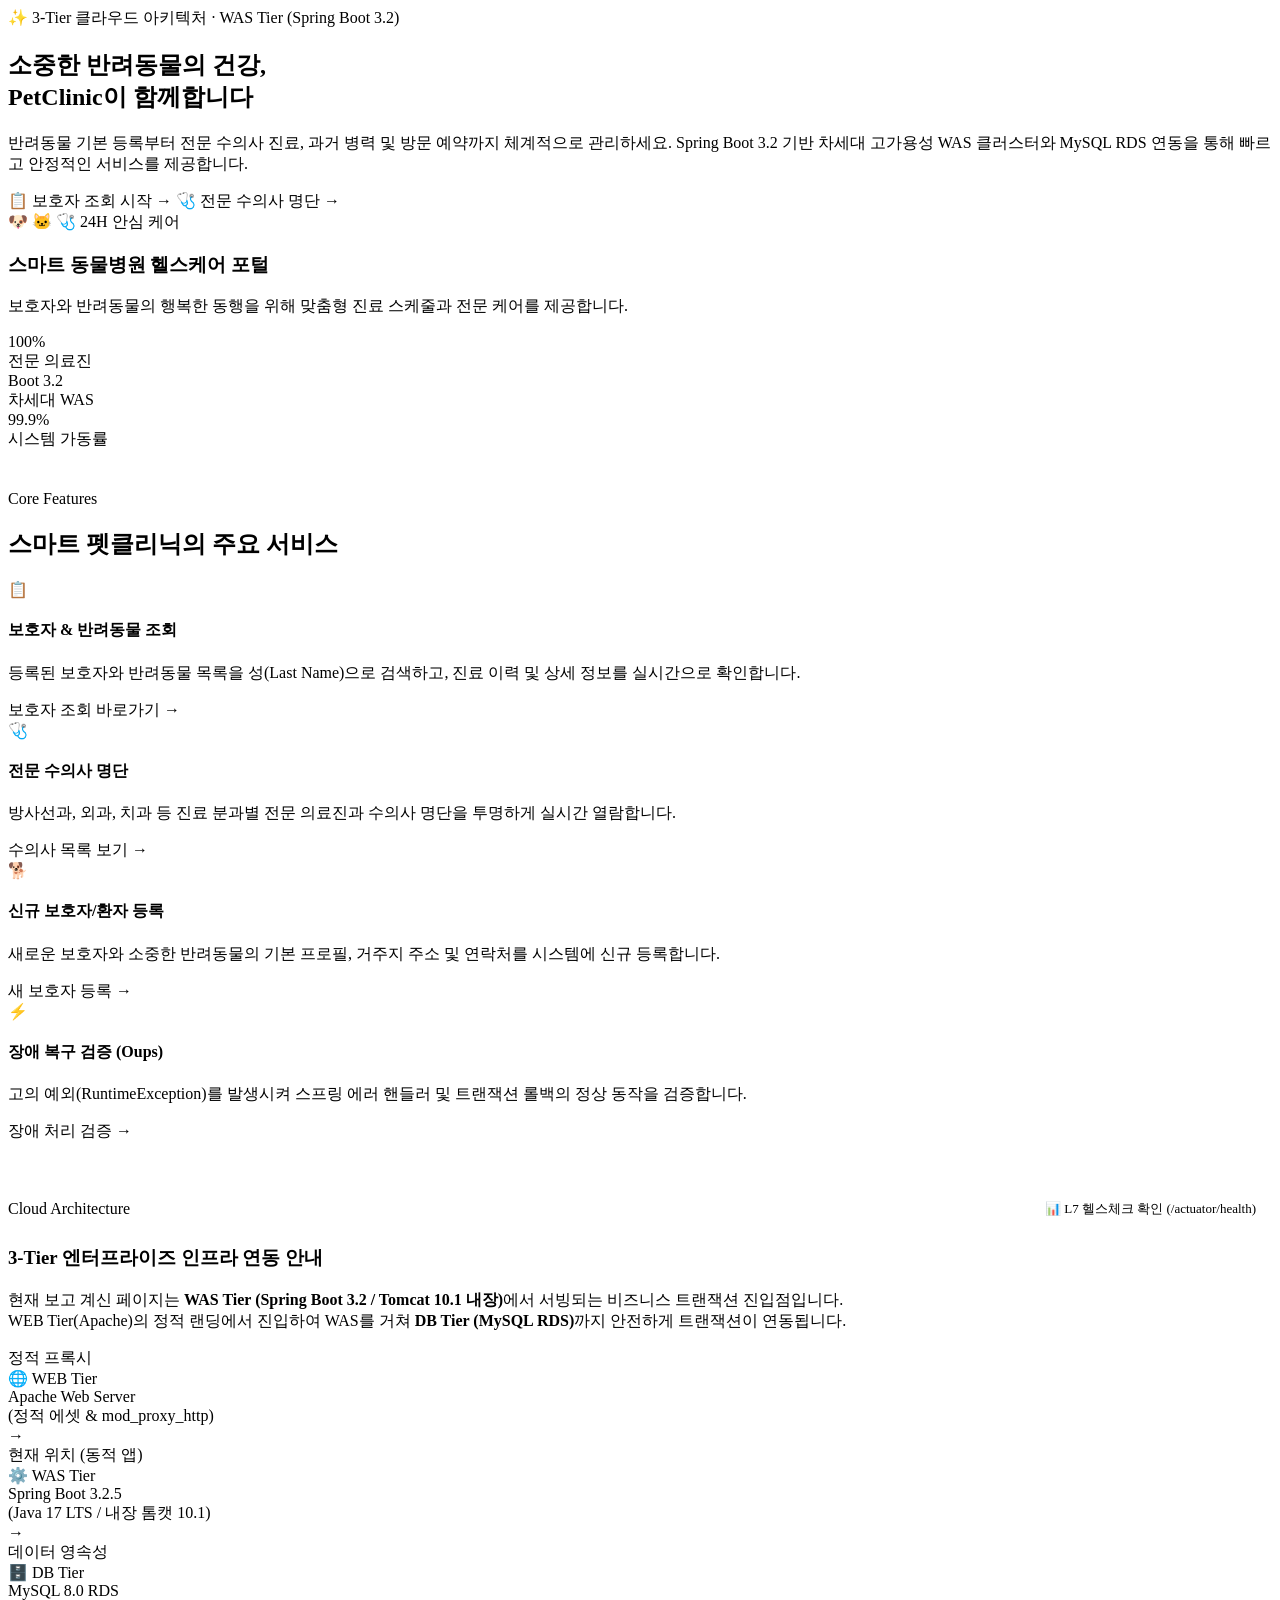
<file: src/main/resources/templates/welcome.html>
<!DOCTYPE html>

<html xmlns:th="https://www.thymeleaf.org" th:replace="~{fragments/layout :: layout (~{::body},'home')}">

  <body>

    <!-- Hero Section -->
    <section class="hero">
      <div class="hero-left">
        <div class="hero-badge">
          <span>✨ 3-Tier 클라우드 아키텍처 · WAS Tier (Spring Boot 3.2)</span>
        </div>
        <h1 class="hero-title">
          소중한 반려동물의 건강,<br>
          <span>PetClinic</span>이 함께합니다
        </h1>
        <p class="hero-description">
          반려동물 기본 등록부터 전문 수의사 진료, 과거 병력 및 방문 예약까지 체계적으로 관리하세요.
          Spring Boot 3.2 기반 차세대 고가용성 WAS 클러스터와 MySQL RDS 연동을 통해 빠르고 안정적인 서비스를 제공합니다.
        </p>
        <div class="hero-buttons">
          <a class="btn-primary" th:href="@{/owners/find}">
            <span>📋 보호자 조회 시작</span>
            <span>&rarr;</span>
          </a>
          <a class="btn-secondary" th:href="@{/vets.html}">
            <span>🩺 전문 수의사 명단</span>
            <span>&rarr;</span>
          </a>
        </div>
      </div>

      <div class="hero-visual">
        <div class="visual-card">
          <div class="card-header-art">
            <span>🐶 🐱 🩺</span>
            <span class="hospital-tag">24H 안심 케어</span>
          </div>
          <h3>스마트 동물병원 헬스케어 포털</h3>
          <p>보호자와 반려동물의 행복한 동행을 위해 맞춤형 진료 스케줄과 전문 케어를 제공합니다.</p>
          
          <div class="stat-grid">
            <div class="stat-item">
              <div class="stat-number">100%</div>
              <div class="stat-label">전문 의료진</div>
            </div>
            <div class="stat-item">
              <div class="stat-number">Boot 3.2</div>
              <div class="stat-label">차세대 WAS</div>
            </div>
            <div class="stat-item">
              <div class="stat-number">99.9%</div>
              <div class="stat-label">시스템 가동률</div>
            </div>
          </div>
        </div>
      </div>
    </section>

    <!-- Features Section -->
    <section class="features-section" style="margin-top: 40px;">
      <div class="section-title-wrap">
        <span class="section-badge">Core Features</span>
        <h2 class="section-title">스마트 펫클리닉의 주요 서비스</h2>
      </div>

      <div class="features-grid">
        <!-- 1. 보호자 조회 -->
        <div class="feature-card">
          <div>
            <div class="feature-icon icon-blue">📋</div>
            <h4>보호자 &amp; 반려동물 조회</h4>
            <p>등록된 보호자와 반려동물 목록을 성(Last Name)으로 검색하고, 진료 이력 및 상세 정보를 실시간으로 확인합니다.</p>
          </div>
          <a th:href="@{/owners/find}" class="feature-link">
            <span>보호자 조회 바로가기</span>
            <span>&rarr;</span>
          </a>
        </div>

        <!-- 2. 수의사 명단 -->
        <div class="feature-card">
          <div>
            <div class="feature-icon icon-green">🩺</div>
            <h4>전문 수의사 명단</h4>
            <p>방사선과, 외과, 치과 등 진료 분과별 전문 의료진과 수의사 명단을 투명하게 실시간 열람합니다.</p>
          </div>
          <a th:href="@{/vets.html}" class="feature-link">
            <span>수의사 목록 보기</span>
            <span>&rarr;</span>
          </a>
        </div>

        <!-- 3. 신규 등록 -->
        <div class="feature-card">
          <div>
            <div class="feature-icon icon-amber">🐕</div>
            <h4>신규 보호자/환자 등록</h4>
            <p>새로운 보호자와 소중한 반려동물의 기본 프로필, 거주지 주소 및 연락처를 시스템에 신규 등록합니다.</p>
          </div>
          <a th:href="@{/owners/find}" class="feature-link">
            <span>새 보호자 등록</span>
            <span>&rarr;</span>
          </a>
        </div>

        <!-- 4. 장애 복구 테스트 -->
        <div class="feature-card">
          <div>
            <div class="feature-icon icon-rose">⚡</div>
            <h4>장애 복구 검증 (Oups)</h4>
            <p>고의 예외(RuntimeException)를 발생시켜 스프링 에러 핸들러 및 트랜잭션 롤백의 정상 동작을 검증합니다.</p>
          </div>
          <a th:href="@{/oups}" class="feature-link">
            <span>장애 처리 검증</span>
            <span>&rarr;</span>
          </a>
        </div>
      </div>
    </section>

    <!-- 3-Tier Architecture Flow Banner -->
    <section class="arch-banner" id="architecture" style="margin-top: 50px;">
      <div class="arch-content">
        <div style="display: flex; justify-content: space-between; align-items: center; flex-wrap: wrap; gap: 12px; margin-bottom: 12px;">
          <span class="arch-tag">Cloud Architecture</span>
          <a th:href="@{/actuator/health}" class="btn-secondary" style="font-size: 13px; padding: 8px 16px;">
            <span>📊 L7 헬스체크 확인 (/actuator/health)</span>
          </a>
        </div>
        <h3 class="arch-title">3-Tier 엔터프라이즈 인프라 연동 안내</h3>
        <p class="arch-desc">
          현재 보고 계신 페이지는 <strong>WAS Tier (Spring Boot 3.2 / Tomcat 10.1 내장)</strong>에서 서빙되는 비즈니스 트랜잭션 진입점입니다.<br>
          WEB Tier(Apache)의 정적 랜딩에서 진입하여 WAS를 거쳐 <strong>DB Tier (MySQL RDS)</strong>까지 안전하게 트랜잭션이 연동됩니다.
        </p>

        <div class="tier-flow">
          <div class="tier-box">
            <span class="tier-badge">정적 프록시</span>
            <div class="tier-name">🌐 WEB Tier</div>
            <div class="tier-role">Apache Web Server<br>(정적 에셋 &amp; mod_proxy_http)</div>
          </div>

          <div class="tier-arrow">&rarr;</div>

          <div class="tier-box active">
            <span class="tier-badge">현재 위치 (동적 앱)</span>
            <div class="tier-name">⚙️ WAS Tier</div>
            <div class="tier-role">Spring Boot 3.2.5<br>(Java 17 LTS / 내장 톰캣 10.1)</div>
          </div>

          <div class="tier-arrow">&rarr;</div>

          <div class="tier-box">
            <span class="tier-badge">데이터 영속성</span>
            <div class="tier-name">🗄️ DB Tier</div>
            <div class="tier-role">MySQL 8.0 RDS<br>(스키마 및 비즈니스 데이터)</div>
          </div>
        </div>
      </div>
    </section>

  </body>

</html>
</file>
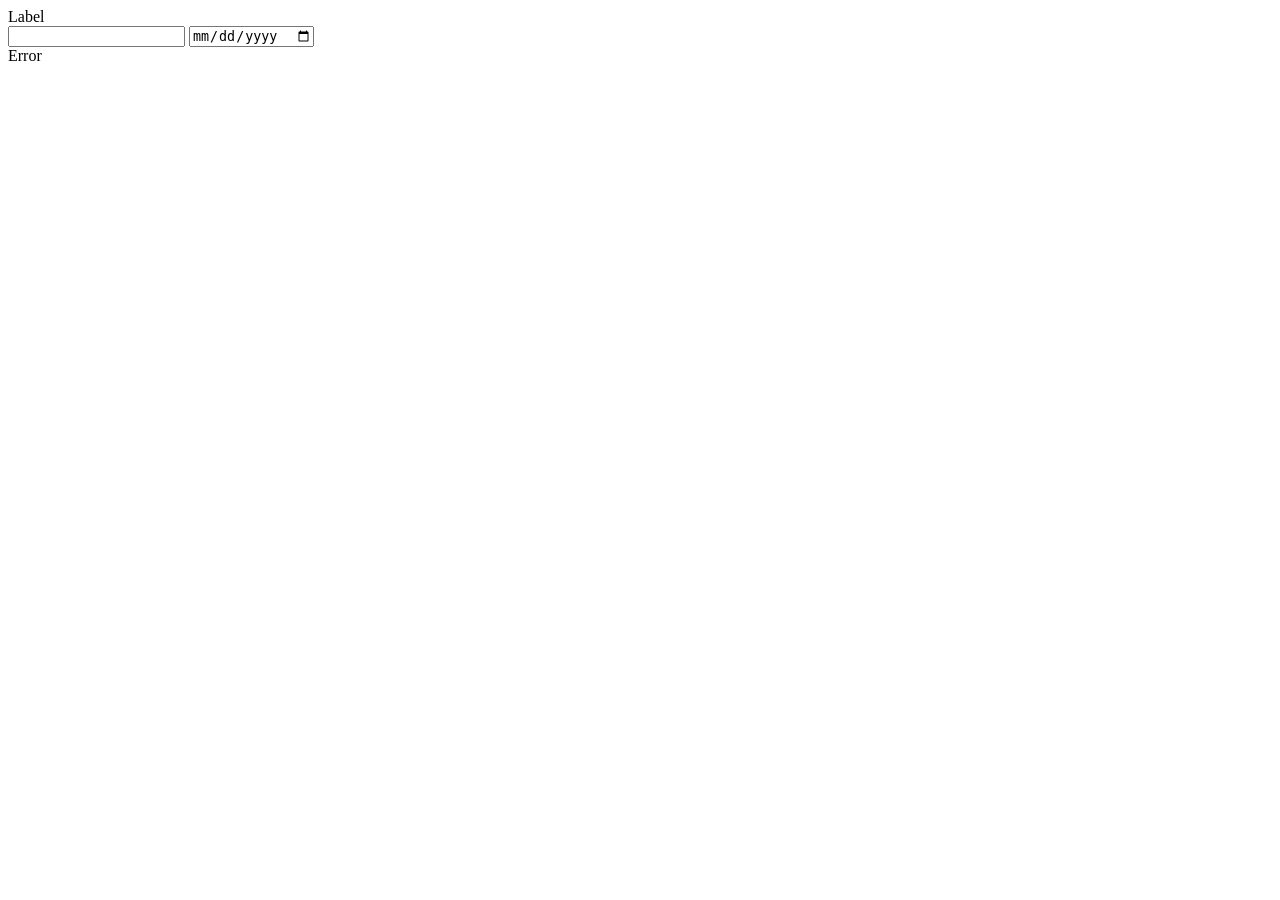
<file: src/main/resources/templates/fragments/inputField.html>
<html>
<body>
  <form>
    <th:block th:fragment="input (label, name, type)">
      <div th:with="valid=${!#fields.hasErrors(name)}"
        th:class="${'form-group' + (valid ? '' : ' has-error')}"
        class="form-group">
        <label class="col-sm-2 control-label" th:text="${label}">Label</label>
        <div class="col-sm-10">
            <div th:switch="${type}">
                <input th:case="'text'" class="form-control" type="text" th:field="*{__${name}__}" />
                <input th:case="'date'" class="form-control" type="date" th:field="*{__${name}__}"/>
            </div>
          <span th:if="${valid}"
            class="fa fa-ok form-control-feedback"
            aria-hidden="true"></span>
          <th:block th:if="${!valid}">
            <span
              class="fa fa-remove form-control-feedback"
              aria-hidden="true"></span>
            <span class="help-inline" th:errors="*{__${name}__}">Error</span>
          </th:block>
        </div>
      </div>
    </th:block>
  </form>
</body>
</html>
</file>
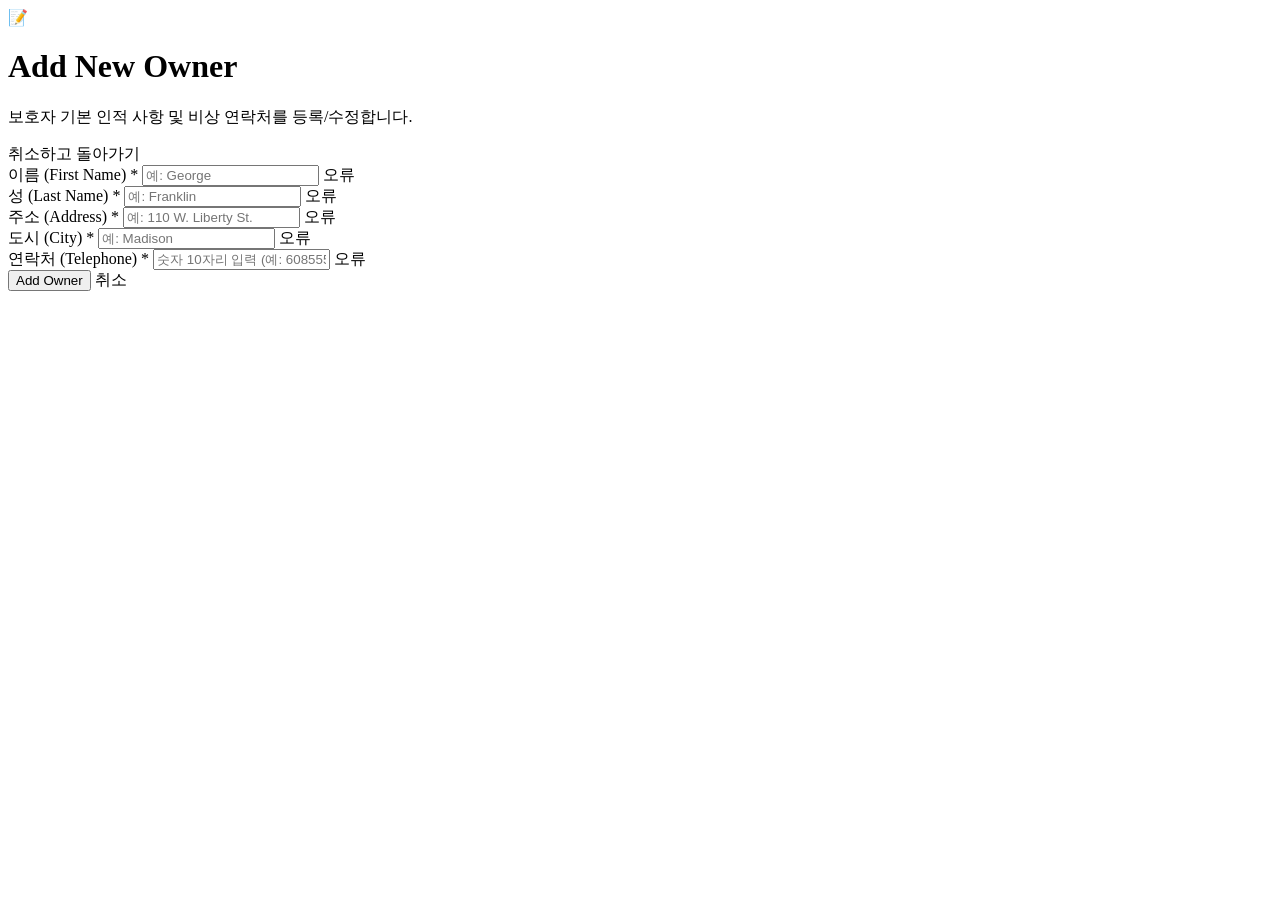
<file: src/main/resources/templates/owners/createOrUpdateOwnerForm.html>
<html xmlns:th="https://www.thymeleaf.org"
  th:replace="~{fragments/layout :: layout (~{::body},'owners')}">

<body>

  <div class="page-header">
    <div class="page-title-group">
      <div class="page-icon-badge">📝</div>
      <div>
        <h1 class="page-title" th:text="${owner['new']} ? 'Add New Owner' : 'Edit Owner'">Add New Owner</h1>
        <p class="page-subtitle">보호자 기본 인적 사항 및 비상 연락처를 등록/수정합니다.</p>
      </div>
    </div>
    <div class="page-header-actions">
      <a th:href="@{/owners/find}" class="btn-modern btn-outline-modern">
        <span class="fa fa-arrow-left"></span> 취소하고 돌아가기
      </a>
    </div>
  </div>

  <div class="glass-card form-card">
    <form th:object="${owner}" id="add-owner-form" method="post">
      
      <div class="form-grid">
        <div class="form-group-modern">
          <label class="form-label" for="firstName">이름 (First Name) <span class="req">*</span></label>
          <input class="modern-input" th:field="*{firstName}" id="firstName" placeholder="예: George" />
          <span class="error-text" th:if="${#fields.hasErrors('firstName')}" th:errors="*{firstName}">오류</span>
        </div>

        <div class="form-group-modern">
          <label class="form-label" for="lastName">성 (Last Name) <span class="req">*</span></label>
          <input class="modern-input" th:field="*{lastName}" id="lastName" placeholder="예: Franklin" />
          <span class="error-text" th:if="${#fields.hasErrors('lastName')}" th:errors="*{lastName}">오류</span>
        </div>

        <div class="form-group-modern form-full">
          <label class="form-label" for="address">주소 (Address) <span class="req">*</span></label>
          <input class="modern-input" th:field="*{address}" id="address" placeholder="예: 110 W. Liberty St." />
          <span class="error-text" th:if="${#fields.hasErrors('address')}" th:errors="*{address}">오류</span>
        </div>

        <div class="form-group-modern">
          <label class="form-label" for="city">도시 (City) <span class="req">*</span></label>
          <input class="modern-input" th:field="*{city}" id="city" placeholder="예: Madison" />
          <span class="error-text" th:if="${#fields.hasErrors('city')}" th:errors="*{city}">오류</span>
        </div>

        <div class="form-group-modern">
          <label class="form-label" for="telephone">연락처 (Telephone) <span class="req">*</span></label>
          <input class="modern-input" th:field="*{telephone}" id="telephone" placeholder="숫자 10자리 입력 (예: 6085551023)" maxlength="10" />
          <span class="error-text" th:if="${#fields.hasErrors('telephone')}" th:errors="*{telephone}">오류</span>
        </div>
      </div>

      <div class="form-actions-bar">
        <button class="btn-modern btn-primary-modern" type="submit">
          <span class="fa fa-check"></span>
          <span th:text="${owner['new']} ? 'Add Owner (보호자 등록 완료)' : 'Update Owner (수정 저장)'">Add Owner</span>
        </button>
        <a th:href="@{/owners/find}" class="btn-modern btn-outline-modern">취소</a>
      </div>

    </form>
  </div>

</body>
</html>
</file>
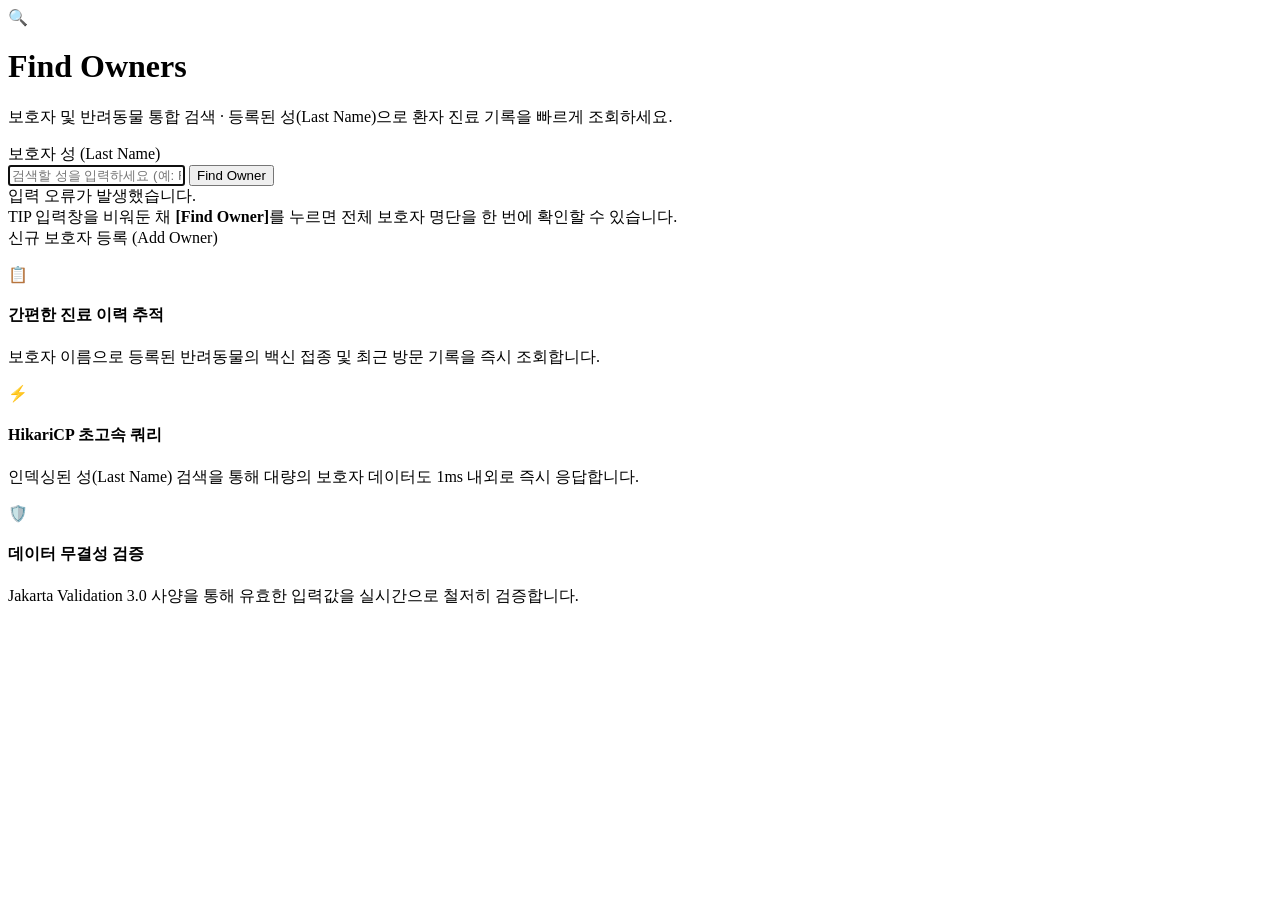
<file: src/main/resources/templates/owners/findOwners.html>
<html xmlns:th="https://www.thymeleaf.org"
  th:replace="~{fragments/layout :: layout (~{::body},'owners')}">

<body>

  <div class="page-header">
    <div class="page-title-group">
      <div class="page-icon-badge">🔍</div>
      <div>
        <h1 class="page-title">Find Owners</h1>
        <p class="page-subtitle">보호자 및 반려동물 통합 검색 · 등록된 성(Last Name)으로 환자 진료 기록을 빠르게 조회하세요.</p>
      </div>
    </div>
  </div>

  <div class="glass-card search-card">
    <form th:object="${owner}" th:action="@{/owners}" method="get" id="search-owner-form">
      
      <div class="search-form-body">
        <label class="search-label" for="lastName">
          <span class="fa fa-user"></span> 보호자 성 (Last Name)
        </label>
        
        <div class="search-input-wrapper">
          <input class="modern-input search-input" 
                 th:field="*{lastName}" 
                 id="lastName" 
                 placeholder="검색할 성을 입력하세요 (예: Franklin, Davis / 빈칸 검색 시 전체 목록 조회)" 
                 autofocus />
          <button type="submit" class="btn-modern btn-primary-modern">
            <span class="fa fa-search"></span> Find Owner
          </button>
        </div>

        <div class="error-container" th:if="${#fields.hasAnyErrors()}">
          <div class="alert-inline" th:each="err : ${#fields.allErrors()}">
            <span class="fa fa-exclamation-circle"></span> <span th:text="${err}">입력 오류가 발생했습니다.</span>
          </div>
        </div>
      </div>

      <div class="search-divider"></div>

      <div class="search-footer-actions">
        <div class="tip-inline">
          <span class="tip-badge">TIP</span>
          <span>입력창을 비워둔 채 <strong>[Find Owner]</strong>를 누르면 전체 보호자 명단을 한 번에 확인할 수 있습니다.</span>
        </div>
        <a class="btn-modern btn-secondary-modern" th:href="@{/owners/new}">
          <span class="fa fa-plus-circle"></span> 신규 보호자 등록 (Add Owner)
        </a>
      </div>

    </form>
  </div>

  <!-- Quick Info Highlights -->
  <div class="quick-highlights">
    <div class="highlight-item">
      <div class="highlight-icon">📋</div>
      <div class="highlight-content">
        <h4>간편한 진료 이력 추적</h4>
        <p>보호자 이름으로 등록된 반려동물의 백신 접종 및 최근 방문 기록을 즉시 조회합니다.</p>
      </div>
    </div>
    <div class="highlight-item">
      <div class="highlight-icon">⚡</div>
      <div class="highlight-content">
        <h4>HikariCP 초고속 쿼리</h4>
        <p>인덱싱된 성(Last Name) 검색을 통해 대량의 보호자 데이터도 1ms 내외로 즉시 응답합니다.</p>
      </div>
    </div>
    <div class="highlight-item">
      <div class="highlight-icon">🛡️</div>
      <div class="highlight-content">
        <h4>데이터 무결성 검증</h4>
        <p>Jakarta Validation 3.0 사양을 통해 유효한 입력값을 실시간으로 철저히 검증합니다.</p>
      </div>
    </div>
  </div>

</body>
</html>
</file>
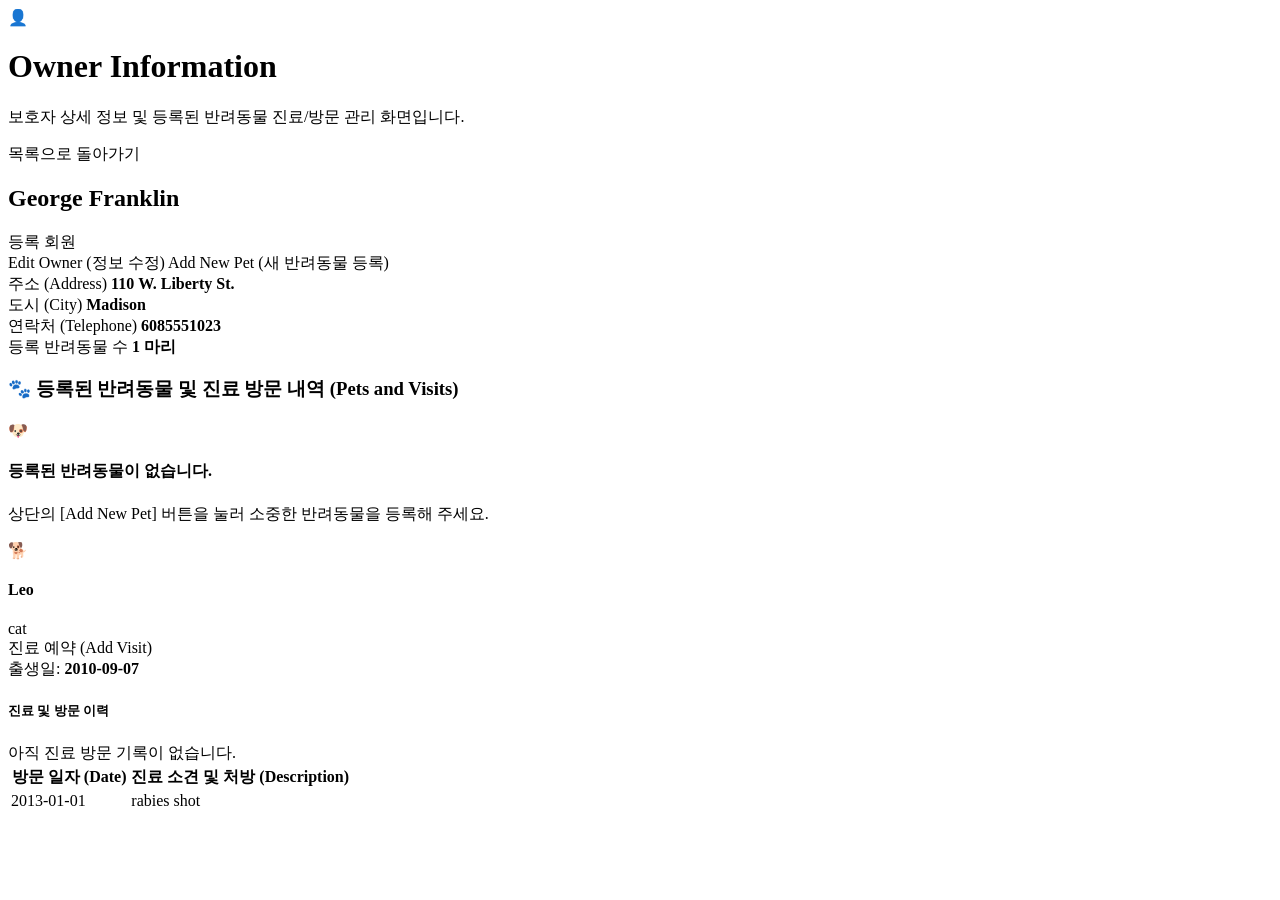
<file: src/main/resources/templates/owners/ownerDetails.html>
<!DOCTYPE html>
<html xmlns:th="https://www.thymeleaf.org"
  th:replace="~{fragments/layout :: layout (~{::body},'owners')}">

<body>

  <div class="page-header">
    <div class="page-title-group">
      <div class="page-icon-badge">👤</div>
      <div>
        <h1 class="page-title">Owner Information</h1>
        <p class="page-subtitle">보호자 상세 정보 및 등록된 반려동물 진료/방문 관리 화면입니다.</p>
      </div>
    </div>
    <div class="page-header-actions">
      <a th:href="@{/owners/find}" class="btn-modern btn-outline-modern">
        <span class="fa fa-arrow-left"></span> 목록으로 돌아가기
      </a>
    </div>
  </div>

  <div th:if="${message}" class="alert-modern alert-success" id="success-message">
    <span class="fa fa-check-circle"></span> <span th:text="${message}"></span>
  </div>

  <div th:if="${error}" class="alert-modern alert-danger" id="error-message">
    <span class="fa fa-exclamation-triangle"></span> <span th:text="${error}"></span>
  </div>

  <!-- Owner Details Profile Card -->
  <div class="glass-card profile-card">
    <div class="profile-header">
      <div class="profile-avatar">
        <span class="fa fa-user"></span>
      </div>
      <div class="profile-title-area">
        <h2 class="profile-name" th:text="${owner.firstName + ' ' + owner.lastName}">George Franklin</h2>
        <span class="profile-badge">등록 회원</span>
      </div>
      <div class="profile-actions">
        <a th:href="@{__${owner.id}__/edit}" class="btn-modern btn-primary-modern btn-sm">
          <span class="fa fa-pencil"></span> Edit Owner (정보 수정)
        </a>
        <a th:href="@{__${owner.id}__/pets/new}" class="btn-modern btn-secondary-modern btn-sm">
          <span class="fa fa-plus"></span> Add New Pet (새 반려동물 등록)
        </a>
      </div>
    </div>

    <div class="profile-grid">
      <div class="profile-info-item">
        <span class="info-label">주소 (Address)</span>
        <strong class="info-value" th:text="${owner.address}">110 W. Liberty St.</strong>
      </div>
      <div class="profile-info-item">
        <span class="info-label">도시 (City)</span>
        <strong class="info-value" th:text="${owner.city}">Madison</strong>
      </div>
      <div class="profile-info-item">
        <span class="info-label">연락처 (Telephone)</span>
        <strong class="info-value" th:text="${owner.telephone}">6085551023</strong>
      </div>
      <div class="profile-info-item">
        <span class="info-label">등록 반려동물 수</span>
        <strong class="info-value" th:text="${#lists.size(owner.pets)} + ' 마리'">1 마리</strong>
      </div>
    </div>
  </div>

  <!-- Pets and Visits Section -->
  <div class="section-title-wrap">
    <h3 class="section-title">
      <span>🐾</span> 등록된 반려동물 및 진료 방문 내역 (Pets and Visits)
    </h3>
  </div>

  <div th:if="${#lists.isEmpty(owner.pets)}" class="glass-card empty-card">
    <div class="empty-icon">🐶</div>
    <h4>등록된 반려동물이 없습니다.</h4>
    <p>상단의 [Add New Pet] 버튼을 눌러 소중한 반려동물을 등록해 주세요.</p>
  </div>

  <div class="pets-grid" th:unless="${#lists.isEmpty(owner.pets)}">
    <div class="glass-card pet-card" th:each="pet : ${owner.pets}">
      <div class="pet-card-header">
        <div class="pet-title-box">
          <span class="pet-type-icon">🐕</span>
          <div>
            <h4 class="pet-name" th:text="${pet.name}">Leo</h4>
            <span class="pet-type-badge" th:text="${pet.type}">cat</span>
          </div>
        </div>
        <div class="pet-actions">
          <a th:href="@{__${owner.id}__/pets/__${pet.id}__/edit}" class="btn-icon" title="펫 정보 수정">
            <span class="fa fa-pencil"></span>
          </a>
          <a th:href="@{__${owner.id}__/pets/__${pet.id}__/visits/new}" class="btn-modern btn-primary-modern btn-xs">
            <span class="fa fa-calendar-plus-o"></span> 진료 예약 (Add Visit)
          </a>
        </div>
      </div>

      <div class="pet-meta-info">
        <div class="meta-item">
          <span class="meta-label">출생일:</span>
          <strong class="meta-value" th:text="${#temporals.format(pet.birthDate, 'yyyy-MM-dd')}">2010-09-07</strong>
        </div>
      </div>

      <!-- Visits History Table -->
      <div class="visits-history-wrap">
        <h5 class="visits-title">
          <span class="fa fa-history"></span> 진료 및 방문 이력
        </h5>
        
        <div th:if="${#lists.isEmpty(pet.visits)}" class="no-visits">
          아직 진료 방문 기록이 없습니다.
        </div>

        <table class="modern-table visits-table" th:unless="${#lists.isEmpty(pet.visits)}">
          <thead>
            <tr>
              <th style="width: 35%;">방문 일자 (Date)</th>
              <th style="width: 65%;">진료 소견 및 처방 (Description)</th>
            </tr>
          </thead>
          <tbody>
            <tr th:each="visit : ${pet.visits}">
              <td>
                <span class="visit-date-badge" th:text="${#temporals.format(visit.date, 'yyyy-MM-dd')}">2013-01-01</span>
              </td>
              <td th:text="${visit.description}">rabies shot</td>
            </tr>
          </tbody>
        </table>
      </div>
    </div>
  </div>

</body>
</html>
</file>
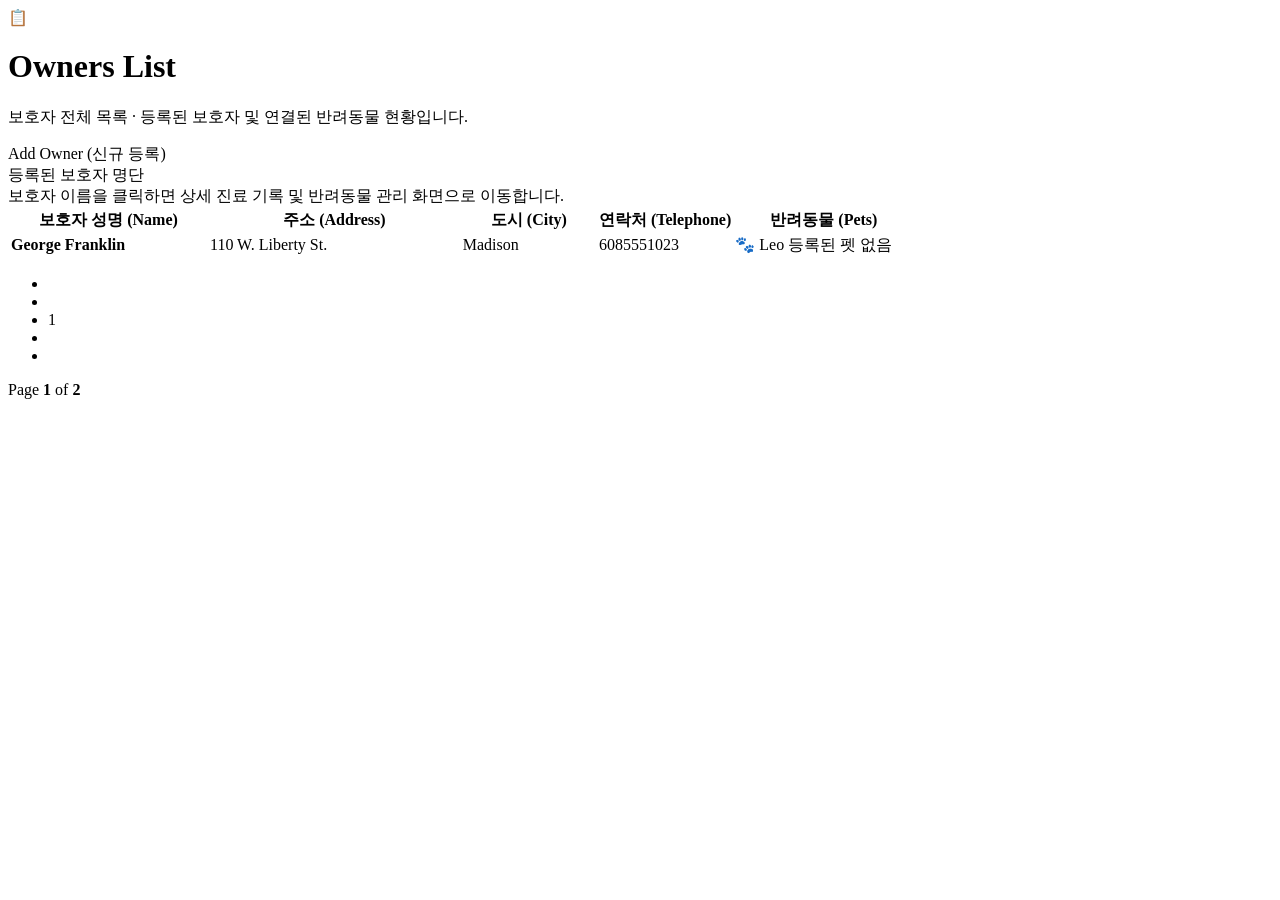
<file: src/main/resources/templates/owners/ownersList.html>
<!DOCTYPE html>
<html xmlns:th="https://www.thymeleaf.org" 
      th:replace="~{fragments/layout :: layout (~{::body},'owners')}">

<body>

  <div class="page-header">
    <div class="page-title-group">
      <div class="page-icon-badge">📋</div>
      <div>
        <h1 class="page-title">Owners List</h1>
        <p class="page-subtitle">보호자 전체 목록 · 등록된 보호자 및 연결된 반려동물 현황입니다.</p>
      </div>
    </div>
    <div class="page-header-actions">
      <a class="btn-modern btn-primary-modern" th:href="@{/owners/new}">
        <span class="fa fa-plus-circle"></span> Add Owner (신규 등록)
      </a>
    </div>
  </div>

  <!-- Table Card Wrapper -->
  <div class="glass-card table-card-wrapper">
    <div class="table-header-bar">
      <div class="table-header-title">
        <span class="fa fa-users"></span> 등록된 보호자 명단
      </div>
      <div class="table-header-meta">
        보호자 이름을 클릭하면 상세 진료 기록 및 반려동물 관리 화면으로 이동합니다.
      </div>
    </div>

    <div class="table-responsive">
      <table id="owners" class="modern-table">
        <thead>
          <tr>
            <th style="width: 22%;">보호자 성명 (Name)</th>
            <th style="width: 28%;">주소 (Address)</th>
            <th style="width: 15%;">도시 (City)</th>
            <th style="width: 15%;">연락처 (Telephone)</th>
            <th style="width: 20%;">반려동물 (Pets)</th>
          </tr>
        </thead>
        <tbody>
          <tr th:each="owner : ${listOwners}">
            <td>
              <a th:href="@{/owners/__${owner.id}__}" class="owner-name-link">
                <span class="fa fa-user-circle"></span>
                <strong th:text="${owner.firstName + ' ' + owner.lastName}">George Franklin</strong>
              </a>
            </td>
            <td th:text="${owner.address}">110 W. Liberty St.</td>
            <td>
              <span class="city-badge" th:text="${owner.city}">Madison</span>
            </td>
            <td th:text="${owner.telephone}">6085551023</td>
            <td>
              <div class="pet-badges-wrap">
                <span class="badge-pet-pill" th:each="pet : ${owner.pets}" th:text="'🐾 ' + ${pet.name}">
                  🐾 Leo
                </span>
                <span th:if="${#lists.isEmpty(owner.pets)}" class="badge-none">등록된 펫 없음</span>
              </div>
            </td>
          </tr>
        </tbody>
      </table>
    </div>
  </div>

  <!-- Centered Pagination -->
  <div class="pagination-container" th:if="${totalPages > 1}">
    <ul class="pagination-modern">
      <li th:class="${currentPage == 1} ? 'page-item disabled' : 'page-item'">
        <a th:href="@{'/owners?page=1'}" class="page-link" title="첫 페이지">
          <span class="fa fa-angle-double-left"></span>
        </a>
      </li>

      <li th:class="${currentPage == 1} ? 'page-item disabled' : 'page-item'">
        <a th:href="@{'/owners?page=__${currentPage - 1}__'}" class="page-link" title="이전 페이지">
          <span class="fa fa-angle-left"></span>
        </a>
      </li>

      <li th:each="i: ${#numbers.sequence(1, totalPages)}" 
          th:class="${currentPage == i} ? 'page-item active' : 'page-item'">
        <a th:href="@{'/owners?page=' + ${i}}" class="page-link">
          <span th:text="${i}">1</span>
        </a>
      </li>

      <li th:class="${currentPage == totalPages} ? 'page-item disabled' : 'page-item'">
        <a th:href="@{'/owners?page=__${currentPage + 1}__'}" class="page-link" title="다음 페이지">
          <span class="fa fa-angle-right"></span>
        </a>
      </li>

      <li th:class="${currentPage == totalPages} ? 'page-item disabled' : 'page-item'">
        <a th:href="@{'/owners?page=__${totalPages}__'}" class="page-link" title="마지막 페이지">
          <span class="fa fa-angle-double-right"></span>
        </a>
      </li>
    </ul>

    <div class="pagination-info">
      Page <strong th:text="${currentPage}">1</strong> of <strong th:text="${totalPages}">2</strong>
    </div>
  </div>

</body>
</html>
</file>
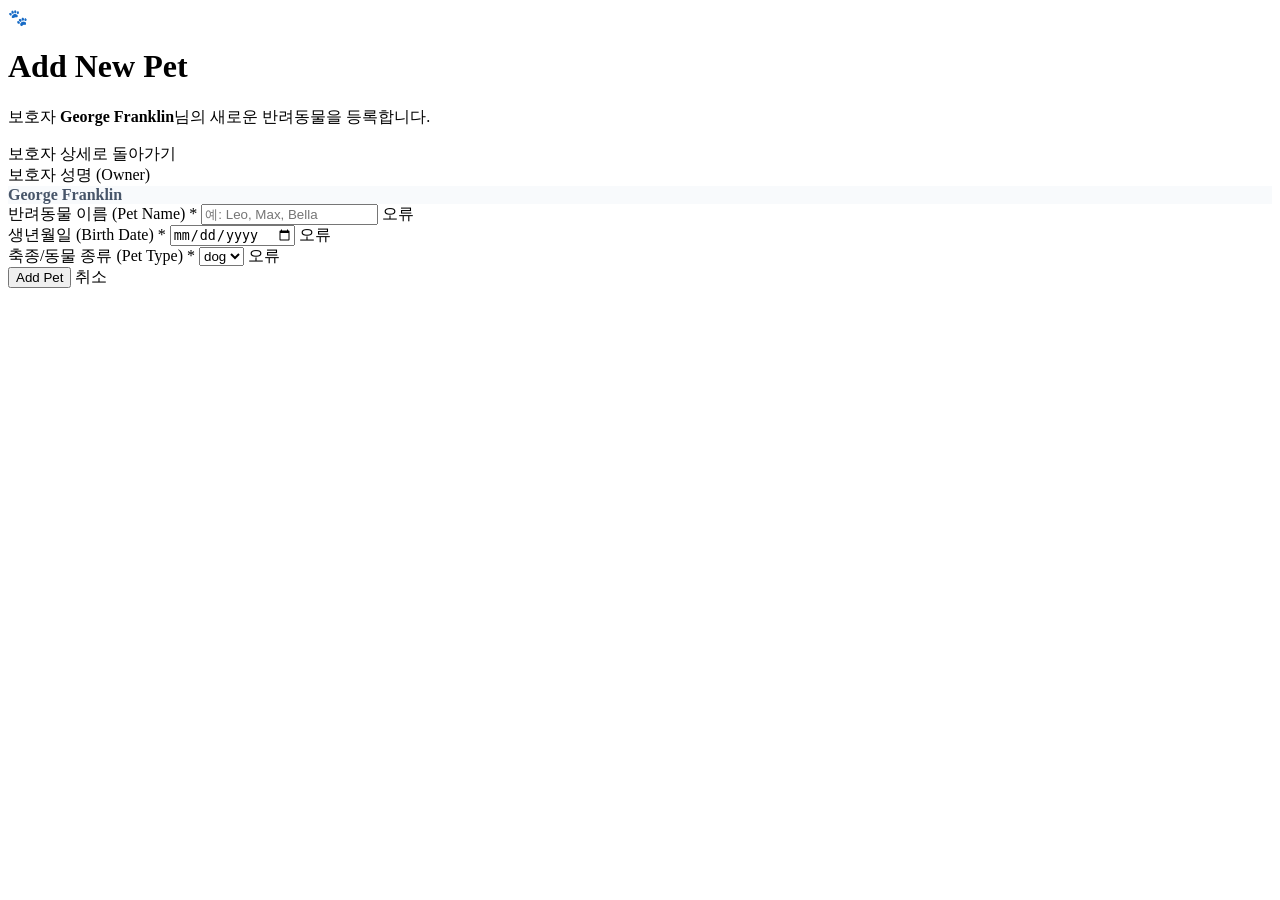
<file: src/main/resources/templates/pets/createOrUpdatePetForm.html>
<html xmlns:th="https://www.thymeleaf.org"
  th:replace="~{fragments/layout :: layout (~{::body},'owners')}">

<body>

  <div class="page-header">
    <div class="page-title-group">
      <div class="page-icon-badge">🐾</div>
      <div>
        <h1 class="page-title" th:text="${pet['new']} ? 'Add New Pet' : 'Edit Pet'">Add New Pet</h1>
        <p class="page-subtitle">보호자 <strong th:text="${owner?.firstName + ' ' + owner?.lastName}">George Franklin</strong>님의 새로운 반려동물을 등록합니다.</p>
      </div>
    </div>
    <div class="page-header-actions">
      <a th:href="@{/owners/__${owner?.id}__}" class="btn-modern btn-outline-modern">
        <span class="fa fa-arrow-left"></span> 보호자 상세로 돌아가기
      </a>
    </div>
  </div>

  <div class="glass-card form-card">
    <form th:object="${pet}" id="add-pet-form" method="post">
      <input type="hidden" name="id" th:value="*{id}" />
      
      <div class="form-grid">
        <div class="form-group-modern form-full">
          <label class="form-label">보호자 성명 (Owner)</label>
          <div class="modern-input" style="background: #f8fafc; color: #475569; font-weight: 700;" th:text="${owner?.firstName + ' ' + owner?.lastName}">George Franklin</div>
        </div>

        <div class="form-group-modern form-full">
          <label class="form-label" for="name">반려동물 이름 (Pet Name) <span class="req">*</span></label>
          <input class="modern-input" th:field="*{name}" id="name" placeholder="예: Leo, Max, Bella" />
          <span class="error-text" th:if="${#fields.hasErrors('name')}" th:errors="*{name}">오류</span>
        </div>

        <div class="form-group-modern">
          <label class="form-label" for="birthDate">생년월일 (Birth Date) <span class="req">*</span></label>
          <input class="modern-input" type="date" th:field="*{birthDate}" id="birthDate" />
          <span class="error-text" th:if="${#fields.hasErrors('birthDate')}" th:errors="*{birthDate}">오류</span>
        </div>

        <div class="form-group-modern">
          <label class="form-label" for="type">축종/동물 종류 (Pet Type) <span class="req">*</span></label>
          <select class="modern-input" th:field="*{type}" id="type">
            <option th:each="t : ${types}" th:value="${t.name}" th:text="${t.name}">dog</option>
          </select>
          <span class="error-text" th:if="${#fields.hasErrors('type')}" th:errors="*{type}">오류</span>
        </div>
      </div>

      <div class="form-actions-bar">
        <button class="btn-modern btn-primary-modern" type="submit">
          <span class="fa fa-check"></span>
          <span th:text="${pet['new']} ? 'Add Pet (반려동물 등록)' : 'Update Pet (수정 저장)'">Add Pet</span>
        </button>
        <a th:href="@{/owners/__${owner?.id}__}" class="btn-modern btn-outline-modern">취소</a>
      </div>
    </form>
  </div>

</body>
</html>
</file>
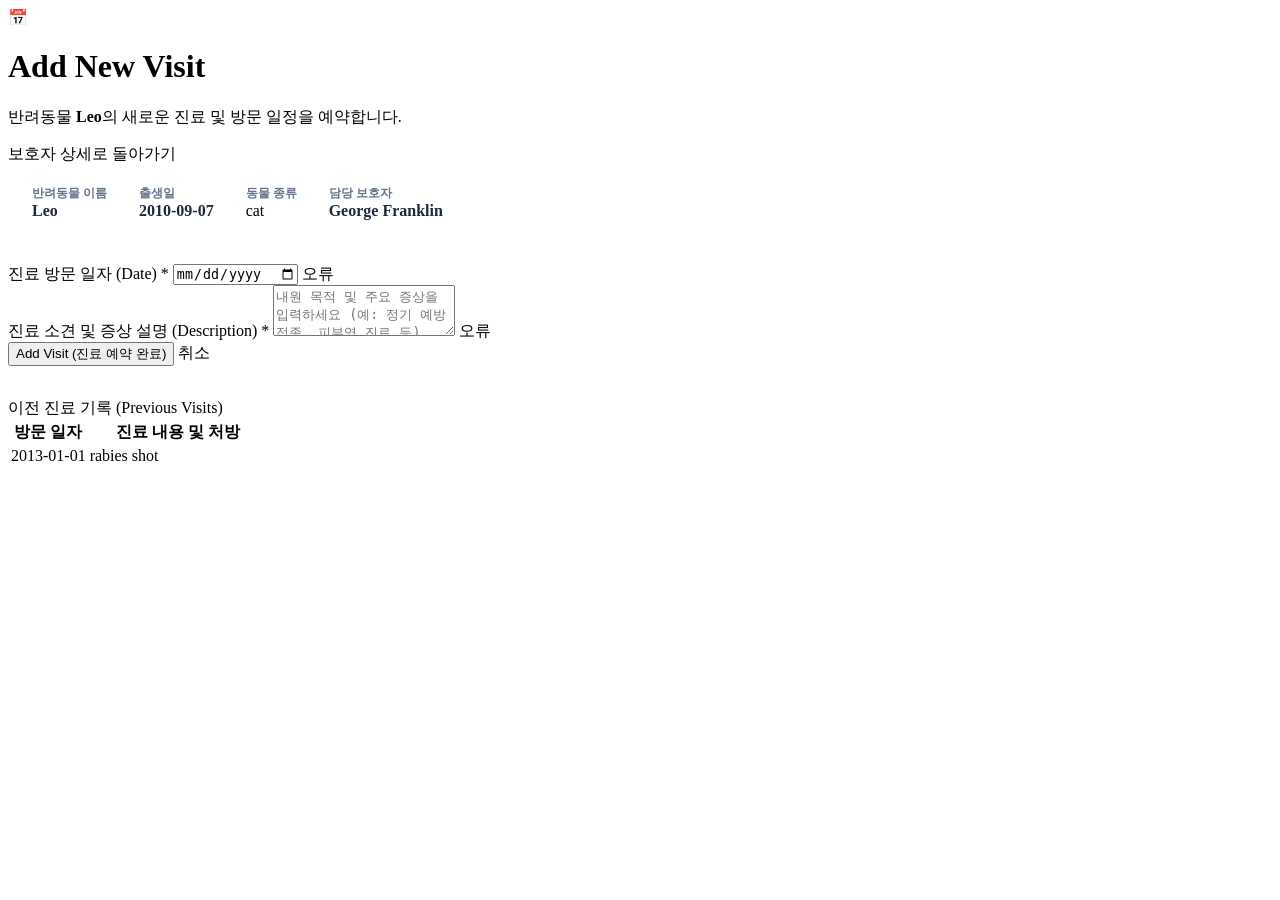
<file: src/main/resources/templates/pets/createOrUpdateVisitForm.html>
<html xmlns:th="https://www.thymeleaf.org"
  th:replace="~{fragments/layout :: layout (~{::body},'owners')}">

<body>

  <div class="page-header">
    <div class="page-title-group">
      <div class="page-icon-badge">📅</div>
      <div>
        <h1 class="page-title" th:text="${visit['new']} ? 'Add New Visit' : 'Edit Visit'">Add New Visit</h1>
        <p class="page-subtitle">반려동물 <strong th:text="${pet.name}">Leo</strong>의 새로운 진료 및 방문 일정을 예약합니다.</p>
      </div>
    </div>
    <div class="page-header-actions">
      <a th:href="@{/owners/__${pet.owner.id}__}" class="btn-modern btn-outline-modern">
        <span class="fa fa-arrow-left"></span> 보호자 상세로 돌아가기
      </a>
    </div>
  </div>

  <!-- Pet Summary Card -->
  <div class="glass-card" style="padding: 20px 24px; margin-bottom: 24px;">
    <div style="display: flex; gap: 32px; align-items: center; flex-wrap: wrap;">
      <div><span style="font-size: 12px; color: #64748b; font-weight: 600;">반려동물 이름</span><br/><strong style="font-size: 16px; color: #1e293b;" th:text="${pet.name}">Leo</strong></div>
      <div><span style="font-size: 12px; color: #64748b; font-weight: 600;">출생일</span><br/><strong style="font-size: 16px; color: #1e293b;" th:text="${#temporals.format(pet.birthDate, 'yyyy-MM-dd')}">2010-09-07</strong></div>
      <div><span style="font-size: 12px; color: #64748b; font-weight: 600;">동물 종류</span><br/><span class="pet-type-badge" th:text="${pet.type}">cat</span></div>
      <div><span style="font-size: 12px; color: #64748b; font-weight: 600;">담당 보호자</span><br/><strong style="font-size: 16px; color: #1e293b;" th:text="${pet.owner.firstName + ' ' + pet.owner.lastName}">George Franklin</strong></div>
    </div>
  </div>

  <div class="glass-card form-card" style="margin-bottom: 32px;">
    <form th:object="${visit}" method="post">
      <input type="hidden" name="petId" th:value="${pet.id}" />

      <div class="form-grid">
        <div class="form-group-modern form-full">
          <label class="form-label" for="date">진료 방문 일자 (Date) <span class="req">*</span></label>
          <input class="modern-input" type="date" th:field="*{date}" id="date" />
          <span class="error-text" th:if="${#fields.hasErrors('date')}" th:errors="*{date}">오류</span>
        </div>

        <div class="form-group-modern form-full">
          <label class="form-label" for="description">진료 소견 및 증상 설명 (Description) <span class="req">*</span></label>
          <textarea class="modern-input" th:field="*{description}" id="description" rows="3" placeholder="내원 목적 및 주요 증상을 입력하세요 (예: 정기 예방접종, 피부염 진료 등)"></textarea>
          <span class="error-text" th:if="${#fields.hasErrors('description')}" th:errors="*{description}">오류</span>
        </div>
      </div>

      <div class="form-actions-bar">
        <button class="btn-modern btn-primary-modern" type="submit">
          <span class="fa fa-calendar-check-o"></span> Add Visit (진료 예약 완료)
        </button>
        <a th:href="@{/owners/__${pet.owner.id}__}" class="btn-modern btn-outline-modern">취소</a>
      </div>
    </form>
  </div>

  <!-- Previous Visits -->
  <div class="glass-card table-card-wrapper" th:unless="${#lists.isEmpty(pet.visits)}">
    <div class="table-header-bar">
      <div class="table-header-title">
        <span class="fa fa-history"></span> 이전 진료 기록 (Previous Visits)
      </div>
    </div>
    <div class="table-responsive">
      <table class="modern-table">
        <thead>
          <tr>
            <th style="width: 30%;">방문 일자</th>
            <th style="width: 70%;">진료 내용 및 처방</th>
          </tr>
        </thead>
        <tbody>
          <tr th:each="v : ${pet.visits}">
            <td>
              <span class="visit-date-badge" th:text="${#temporals.format(v.date, 'yyyy-MM-dd')}">2013-01-01</span>
            </td>
            <td th:text="${v.description}">rabies shot</td>
          </tr>
        </tbody>
      </table>
    </div>
  </div>

</body>
</html>
</file>
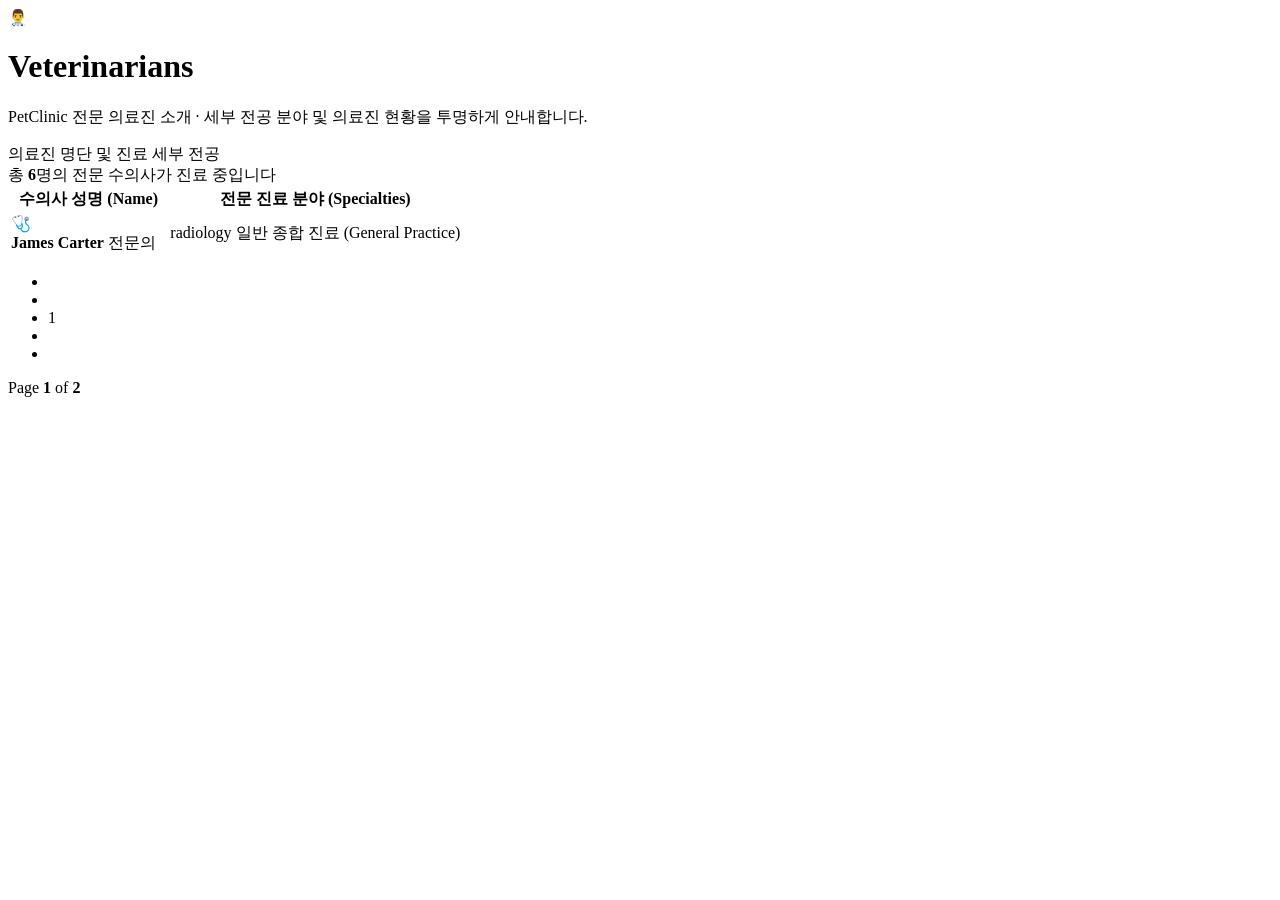
<file: src/main/resources/templates/vets/vetList.html>
<!DOCTYPE html>
<html xmlns:th="https://www.thymeleaf.org"
      th:replace="~{fragments/layout :: layout (~{::body},'vets')}">

<body>

  <div class="page-header">
    <div class="page-title-group">
      <div class="page-icon-badge">👨‍⚕️</div>
      <div>
        <h1 class="page-title">Veterinarians</h1>
        <p class="page-subtitle">PetClinic 전문 의료진 소개 · 세부 전공 분야 및 의료진 현황을 투명하게 안내합니다.</p>
      </div>
    </div>
  </div>

  <!-- Table Card Wrapper with generous top/bottom margins -->
  <div class="glass-card table-card-wrapper">
    <div class="table-header-bar">
      <div class="table-header-title">
        <span class="fa fa-stethoscope"></span> 의료진 명단 및 진료 세부 전공
      </div>
      <div class="table-header-meta">
        총 <strong th:text="${listVets.size()}">6</strong>명의 전문 수의사가 진료 중입니다
      </div>
    </div>

    <div class="table-responsive">
      <table id="vets" class="modern-table">
        <thead>
          <tr>
            <th style="width: 35%;">수의사 성명 (Name)</th>
            <th style="width: 65%;">전문 진료 분야 (Specialties)</th>
          </tr>
        </thead>
        <tbody>
          <tr th:each="vet : ${listVets}">
            <td>
              <div class="vet-name-cell">
                <div class="vet-avatar">🩺</div>
                <div class="vet-name-text">
                  <strong th:text="${vet.firstName + ' ' + vet.lastName}">James Carter</strong>
                  <span class="vet-badge-staff">전문의</span>
                </div>
              </div>
            </td>
            <td>
              <div class="specialty-badges">
                <span th:each="specialty : ${vet.specialties}"
                      th:class="${'badge-specialty ' + (specialty.name == 'radiology' ? 'badge-purple' : (specialty.name == 'surgery' ? 'badge-emerald' : 'badge-amber'))}"
                      th:text="${specialty.name == 'radiology' ? '방사선학 (Radiology)' : (specialty.name == 'surgery' ? '외과 수술 (Surgery)' : (specialty.name == 'dentistry' ? '치과 진료 (Dentistry)' : specialty.name))}">
                  radiology
                </span>
                <span th:if="${vet.nrOfSpecialties == 0}" class="badge-general">
                  일반 종합 진료 (General Practice)
                </span>
              </div>
            </td>
          </tr>
        </tbody>
      </table>
    </div>
  </div>

  <!-- Perfectly Centered Modern Pagination -->
  <div class="pagination-container" th:if="${totalPages > 1}">
    <ul class="pagination-modern">
      <!-- First Page -->
      <li th:class="${currentPage == 1} ? 'page-item disabled' : 'page-item'">
        <a th:href="@{'/vets.html?page=1'}" class="page-link" title="첫 페이지">
          <span class="fa fa-angle-double-left"></span>
        </a>
      </li>

      <!-- Previous Page -->
      <li th:class="${currentPage == 1} ? 'page-item disabled' : 'page-item'">
        <a th:href="@{'/vets.html?page=__${currentPage - 1}__'}" class="page-link" title="이전 페이지">
          <span class="fa fa-angle-left"></span>
        </a>
      </li>

      <!-- Page Numbers -->
      <li th:each="i: ${#numbers.sequence(1, totalPages)}" 
          th:class="${currentPage == i} ? 'page-item active' : 'page-item'">
        <a th:href="@{'/vets.html?page=__${i}__'}" class="page-link">
          <span th:text="${i}">1</span>
        </a>
      </li>

      <!-- Next Page -->
      <li th:class="${currentPage == totalPages} ? 'page-item disabled' : 'page-item'">
        <a th:href="@{'/vets.html?page=__${currentPage + 1}__'}" class="page-link" title="다음 페이지">
          <span class="fa fa-angle-right"></span>
        </a>
      </li>

      <!-- Last Page -->
      <li th:class="${currentPage == totalPages} ? 'page-item disabled' : 'page-item'">
        <a th:href="@{'/vets.html?page=__${totalPages}__'}" class="page-link" title="마지막 페이지">
          <span class="fa fa-angle-double-right"></span>
        </a>
      </li>
    </ul>
    
    <div class="pagination-info">
      Page <strong th:text="${currentPage}">1</strong> of <strong th:text="${totalPages}">2</strong>
    </div>
  </div>

</body>
</html>
</file>
